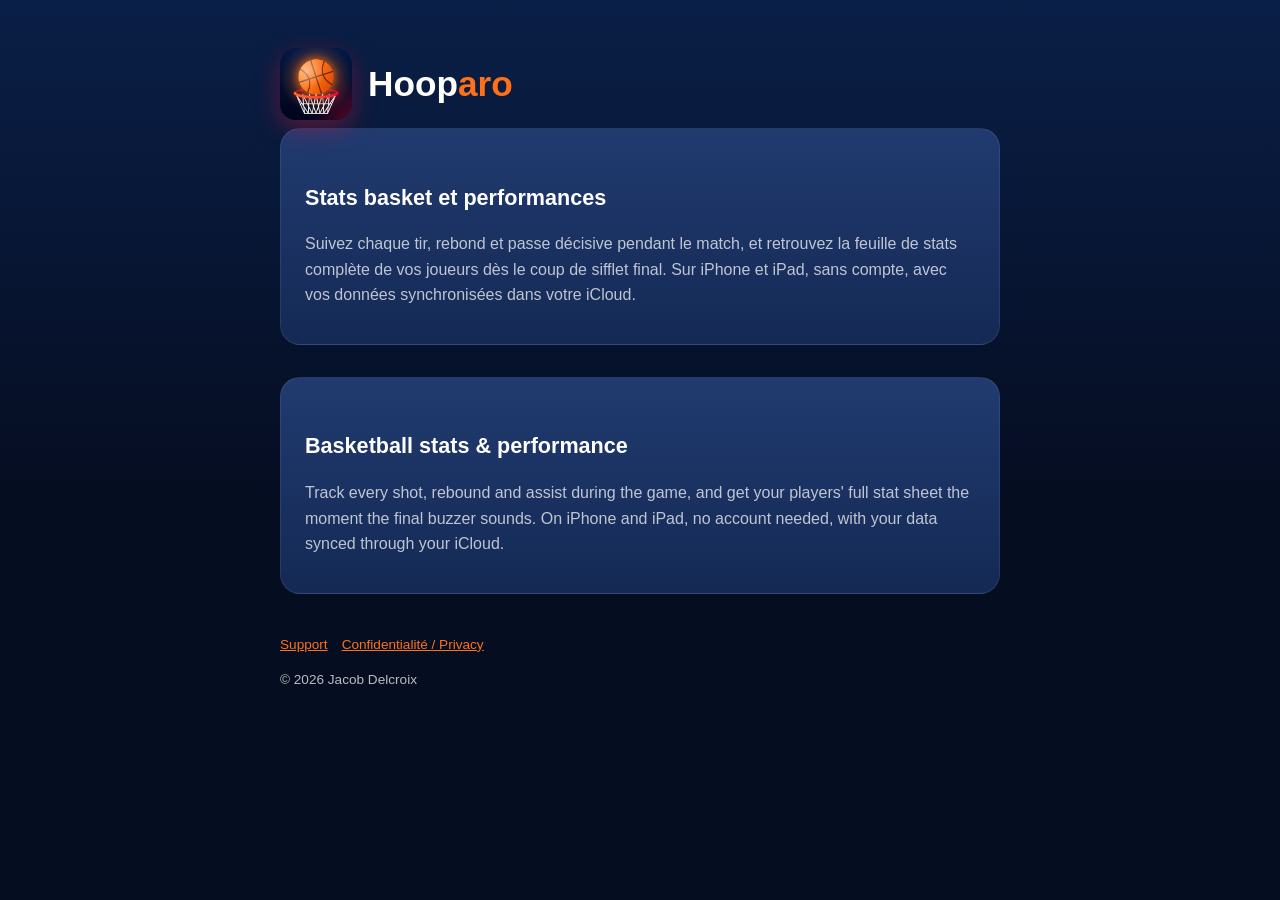
<file: index.html>
<!DOCTYPE html>
<html lang="fr">
<head>
    <meta charset="utf-8">
    <meta name="viewport" content="width=device-width, initial-scale=1">
    <title>Hooparo — Stats basket et performances</title>
    <meta name="description" content="Suivez les statistiques de vos matchs de basket depuis le banc, sur iPhone et iPad.">
    <link rel="icon" href="icon.png">
    <link rel="stylesheet" href="style.css">
</head>
<body>
<main>
    <header>
        <img src="icon.png" alt="Hooparo">
        <h1>Hoop<span>aro</span></h1>
    </header>

    <section class="card" lang="fr">
        <h2>Stats basket et performances</h2>
        <p>Suivez chaque tir, rebond et passe décisive pendant le match, et retrouvez la feuille de stats
            complète de vos joueurs dès le coup de sifflet final. Sur iPhone et iPad, sans compte, avec vos
            données synchronisées dans votre iCloud.</p>
    </section>

    <section class="card" lang="en">
        <h2>Basketball stats &amp; performance</h2>
        <p>Track every shot, rebound and assist during the game, and get your players' full stat sheet the moment
            the final buzzer sounds. On iPhone and iPad, no account needed, with your data synced through your iCloud.</p>
    </section>

    <footer>
        <a href="support.html">Support</a><a href="privacy.html">Confidentialité / Privacy</a>
        <p>© 2026 Jacob Delcroix</p>
    </footer>
</main>
</body>
</html>
</file>
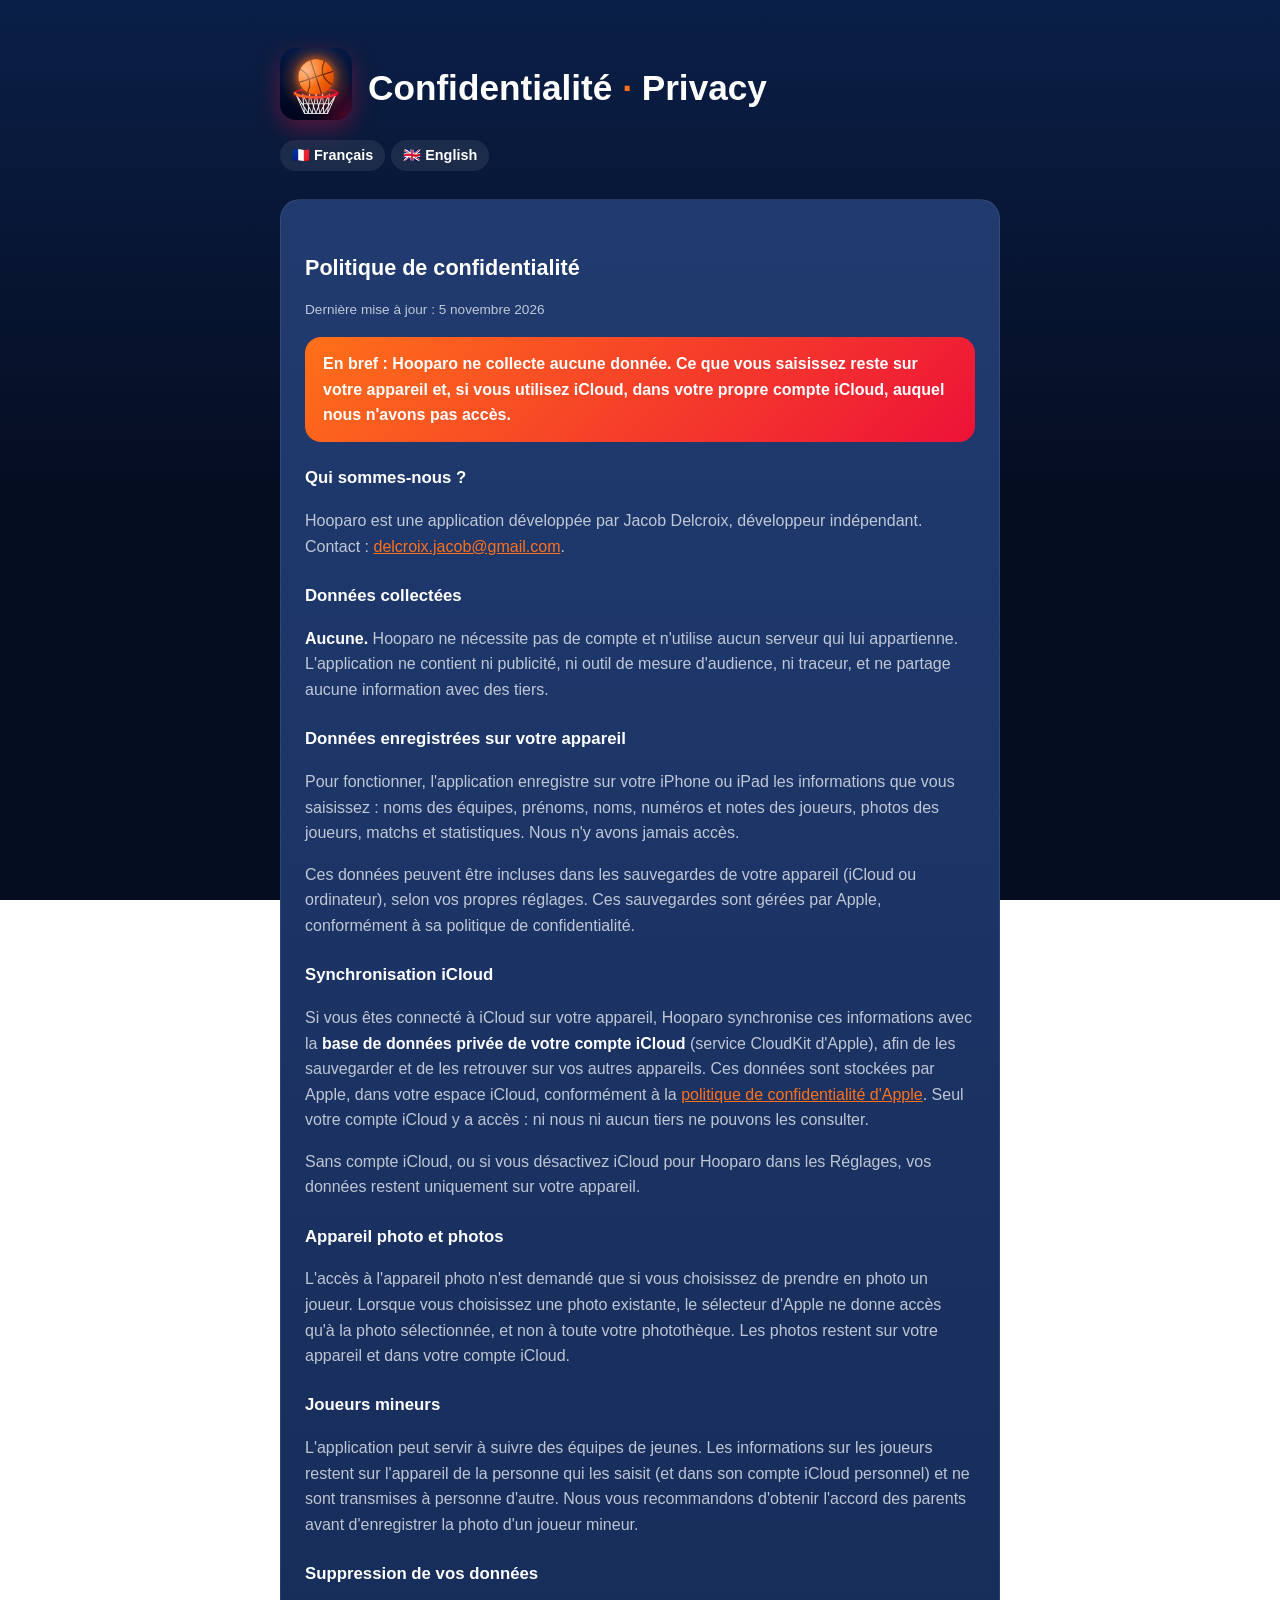
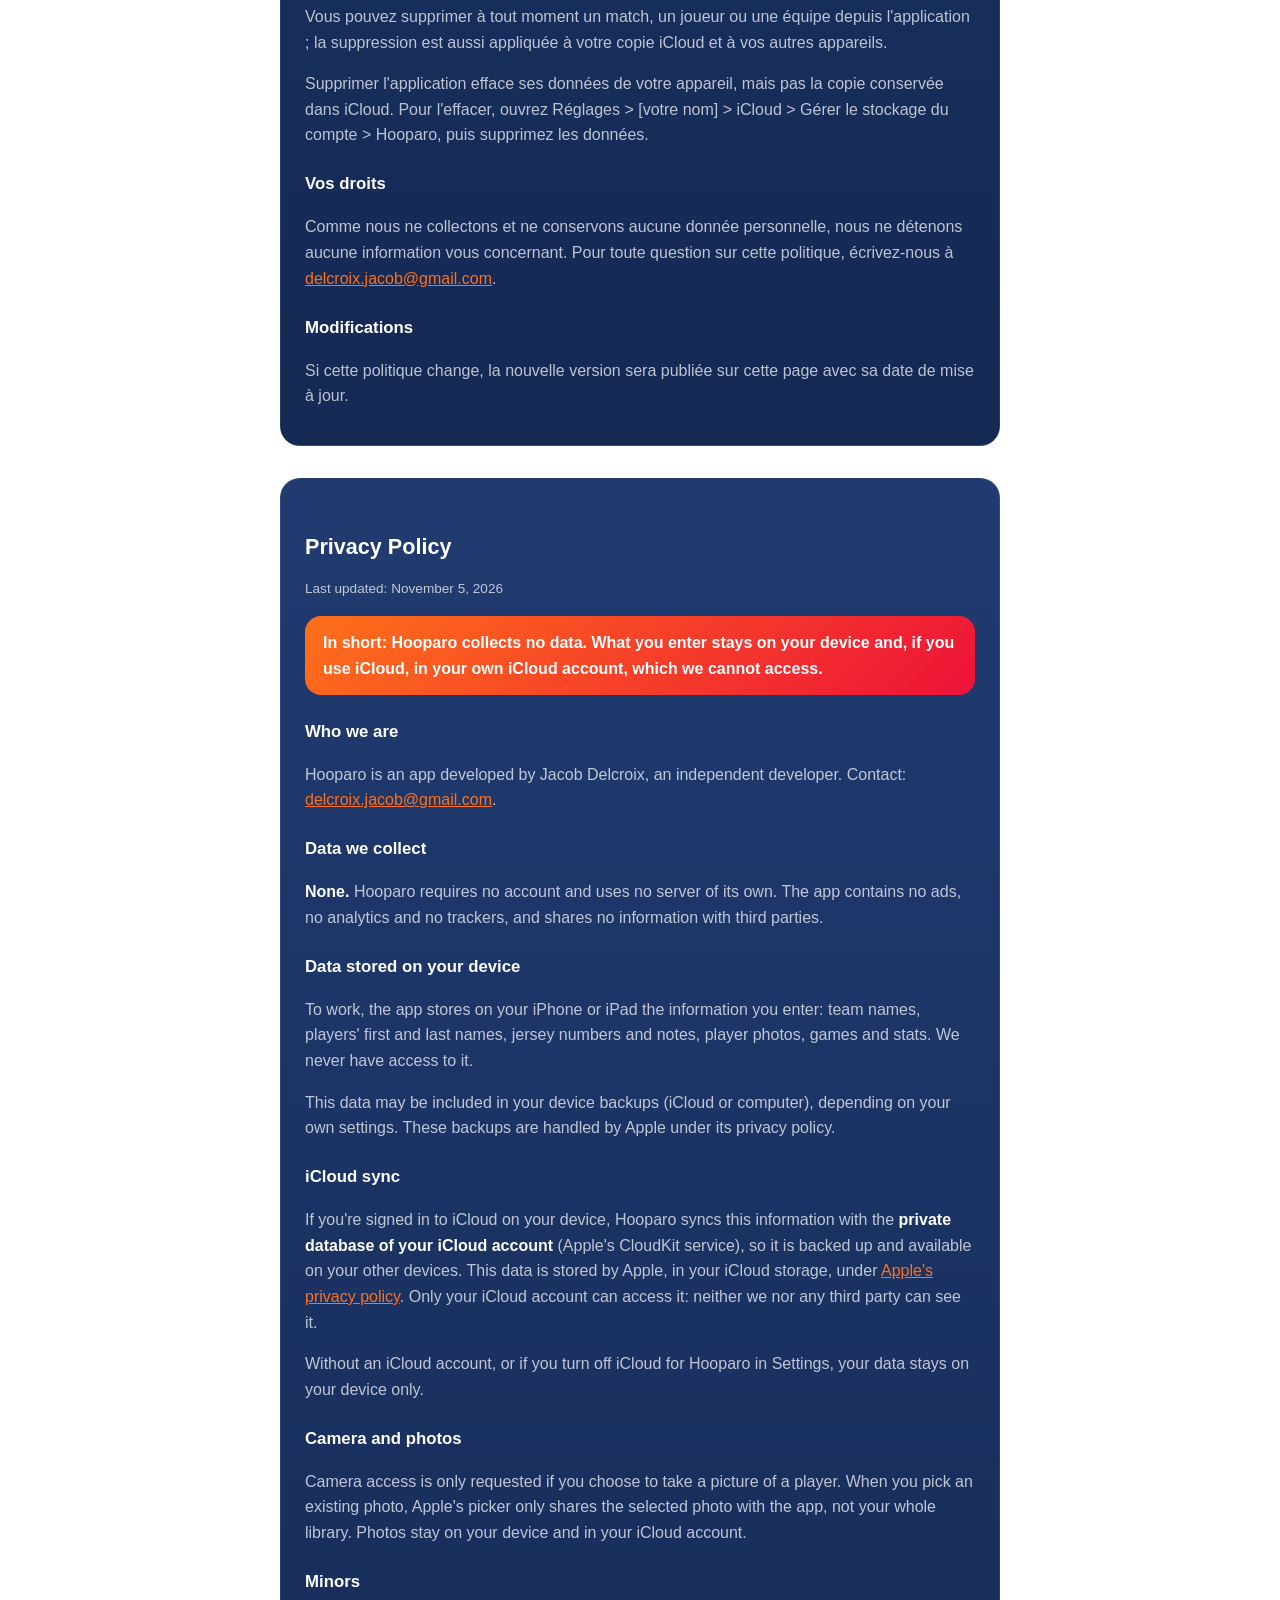
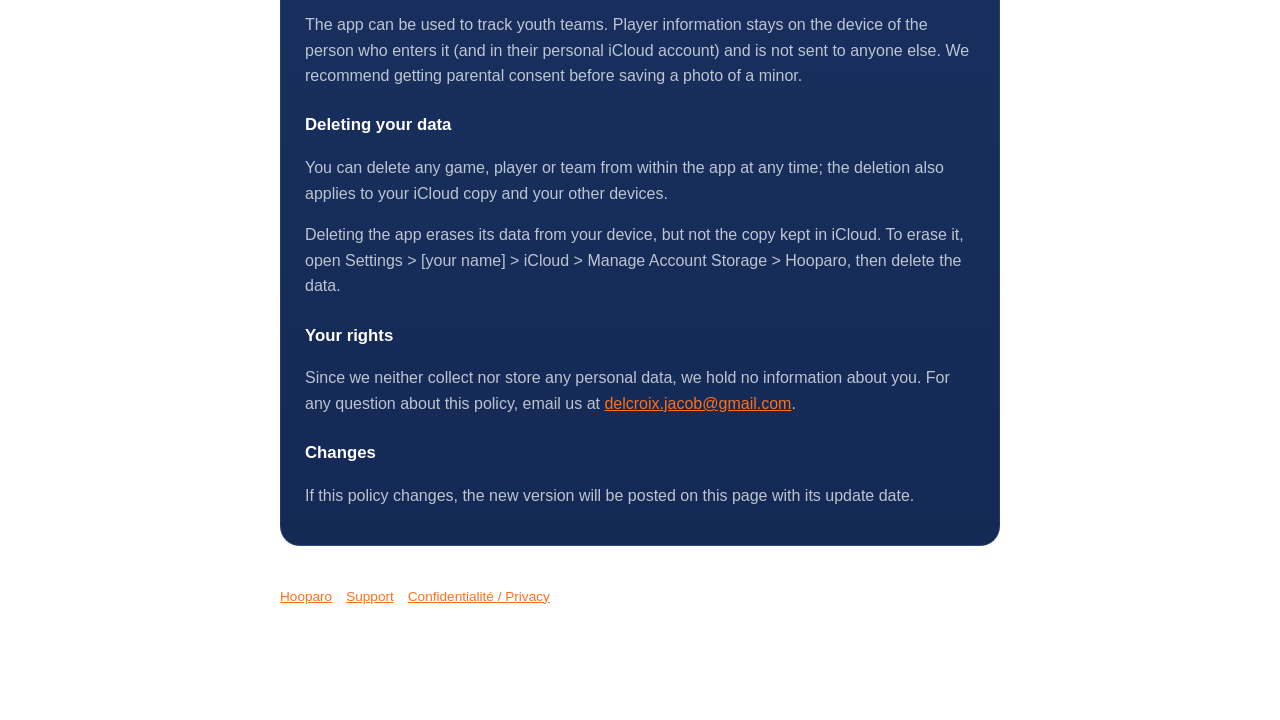
<file: privacy.html>
<!DOCTYPE html>
<html lang="fr">
<head>
    <meta charset="utf-8">
    <meta name="viewport" content="width=device-width, initial-scale=1">
    <title>Hooparo — Politique de confidentialité / Privacy Policy</title>
    <link rel="icon" href="icon.png">
    <link rel="stylesheet" href="style.css">
</head>
<body>
<main>
    <header>
        <a href="index.html"><img src="icon.png" alt="Hooparo"></a>
        <h1>Confidentialité <span>·</span> Privacy</h1>
    </header>
    <nav class="langs"><a href="#fr">🇫🇷 Français</a><a href="#en">🇬🇧 English</a></nav>

    <section class="card" id="fr" lang="fr">
        <h2>Politique de confidentialité</h2>
        <p class="updated">Dernière mise à jour : 5 novembre 2026</p>

        <p class="highlight">En bref : Hooparo ne collecte aucune donnée. Ce que vous saisissez reste sur votre appareil et, si vous utilisez iCloud, dans votre propre compte iCloud, auquel nous n'avons pas accès.</p>

        <h3>Qui sommes-nous ?</h3>
        <p>Hooparo est une application développée par Jacob Delcroix, développeur indépendant.
            Contact : <a href="mailto:delcroix.jacob@gmail.com">delcroix.jacob@gmail.com</a>.</p>

        <h3>Données collectées</h3>
        <p><strong>Aucune.</strong> Hooparo ne nécessite pas de compte et n'utilise aucun serveur qui lui
            appartienne. L'application ne contient ni publicité, ni outil de mesure d'audience, ni traceur,
            et ne partage aucune information avec des tiers.</p>

        <h3>Données enregistrées sur votre appareil</h3>
        <p>Pour fonctionner, l'application enregistre sur votre iPhone ou iPad les informations que vous
            saisissez : noms des équipes, prénoms, noms, numéros et notes des joueurs, photos des joueurs,
            matchs et statistiques. Nous n'y avons jamais accès.</p>
        <p>Ces données peuvent être incluses dans les sauvegardes de votre appareil (iCloud ou ordinateur),
            selon vos propres réglages. Ces sauvegardes sont gérées par Apple, conformément à sa politique
            de confidentialité.</p>

        <h3>Synchronisation iCloud</h3>
        <p>Si vous êtes connecté à iCloud sur votre appareil, Hooparo synchronise ces informations avec la
            <strong>base de données privée de votre compte iCloud</strong> (service CloudKit d'Apple), afin de
            les sauvegarder et de les retrouver sur vos autres appareils. Ces données sont stockées par Apple,
            dans votre espace iCloud, conformément à la
            <a href="https://www.apple.com/fr/legal/privacy/">politique de confidentialité d'Apple</a>.
            Seul votre compte iCloud y a accès : ni nous ni aucun tiers ne pouvons les consulter.</p>
        <p>Sans compte iCloud, ou si vous désactivez iCloud pour Hooparo dans les Réglages, vos données restent
            uniquement sur votre appareil.</p>

        <h3>Appareil photo et photos</h3>
        <p>L'accès à l'appareil photo n'est demandé que si vous choisissez de prendre en photo un joueur.
            Lorsque vous choisissez une photo existante, le sélecteur d'Apple ne donne accès qu'à la photo
            sélectionnée, et non à toute votre photothèque. Les photos restent sur votre appareil et dans votre compte iCloud.</p>

        <h3>Joueurs mineurs</h3>
        <p>L'application peut servir à suivre des équipes de jeunes. Les informations sur les joueurs restent
            sur l'appareil de la personne qui les saisit (et dans son compte iCloud personnel) et ne sont
            transmises à personne d'autre. Nous vous recommandons
            d'obtenir l'accord des parents avant d'enregistrer la photo d'un joueur mineur.</p>

        <h3>Suppression de vos données</h3>
        <p>Vous pouvez supprimer à tout moment un match, un joueur ou une équipe depuis l'application ;
            la suppression est aussi appliquée à votre copie iCloud et à vos autres appareils.</p>
        <p>Supprimer l'application efface ses données de votre appareil, mais pas la copie conservée dans
            iCloud. Pour l'effacer, ouvrez Réglages &gt; [votre nom] &gt; iCloud &gt; Gérer le stockage du
            compte &gt; Hooparo, puis supprimez les données.</p>

        <h3>Vos droits</h3>
        <p>Comme nous ne collectons et ne conservons aucune donnée personnelle, nous ne détenons aucune
            information vous concernant. Pour toute question sur cette politique, écrivez-nous à
            <a href="mailto:delcroix.jacob@gmail.com">delcroix.jacob@gmail.com</a>.</p>

        <h3>Modifications</h3>
        <p>Si cette politique change, la nouvelle version sera publiée sur cette page avec sa date de mise à jour.</p>
    </section>

    <section class="card" id="en" lang="en">
        <h2>Privacy Policy</h2>
        <p class="updated">Last updated: November 5, 2026</p>

        <p class="highlight">In short: Hooparo collects no data. What you enter stays on your device and, if you use iCloud, in your own iCloud account, which we cannot access.</p>

        <h3>Who we are</h3>
        <p>Hooparo is an app developed by Jacob Delcroix, an independent developer.
            Contact: <a href="mailto:delcroix.jacob@gmail.com">delcroix.jacob@gmail.com</a>.</p>

        <h3>Data we collect</h3>
        <p><strong>None.</strong> Hooparo requires no account and uses no server of its own. The app contains
            no ads, no analytics and no trackers, and shares no information with third parties.</p>

        <h3>Data stored on your device</h3>
        <p>To work, the app stores on your iPhone or iPad the information you enter: team names, players' first
            and last names, jersey numbers and notes, player photos, games and stats. We never have access to it.</p>
        <p>This data may be included in your device backups (iCloud or computer), depending on your own settings.
            These backups are handled by Apple under its privacy policy.</p>

        <h3>iCloud sync</h3>
        <p>If you're signed in to iCloud on your device, Hooparo syncs this information with the
            <strong>private database of your iCloud account</strong> (Apple's CloudKit service), so it is backed
            up and available on your other devices. This data is stored by Apple, in your iCloud storage, under
            <a href="https://www.apple.com/legal/privacy/">Apple's privacy policy</a>. Only your iCloud account
            can access it: neither we nor any third party can see it.</p>
        <p>Without an iCloud account, or if you turn off iCloud for Hooparo in Settings, your data stays on your
            device only.</p>

        <h3>Camera and photos</h3>
        <p>Camera access is only requested if you choose to take a picture of a player. When you pick an
            existing photo, Apple's picker only shares the selected photo with the app, not your whole library.
            Photos stay on your device and in your iCloud account.</p>

        <h3>Minors</h3>
        <p>The app can be used to track youth teams. Player information stays on the device of the person who
            enters it (and in their personal iCloud account) and is not sent to anyone else. We recommend getting parental consent before saving a photo of
            a minor.</p>

        <h3>Deleting your data</h3>
        <p>You can delete any game, player or team from within the app at any time; the deletion also applies
            to your iCloud copy and your other devices.</p>
        <p>Deleting the app erases its data from your device, but not the copy kept in iCloud. To erase it, open
            Settings &gt; [your name] &gt; iCloud &gt; Manage Account Storage &gt; Hooparo, then delete the data.</p>

        <h3>Your rights</h3>
        <p>Since we neither collect nor store any personal data, we hold no information about you. For any
            question about this policy, email us at
            <a href="mailto:delcroix.jacob@gmail.com">delcroix.jacob@gmail.com</a>.</p>

        <h3>Changes</h3>
        <p>If this policy changes, the new version will be posted on this page with its update date.</p>
    </section>

    <footer>
        <a href="index.html">Hooparo</a><a href="support.html">Support</a><a href="privacy.html">Confidentialité / Privacy</a>
        <p>© 2026 Jacob Delcroix</p>
    </footer>
</main>
</body>
</html>
</file>
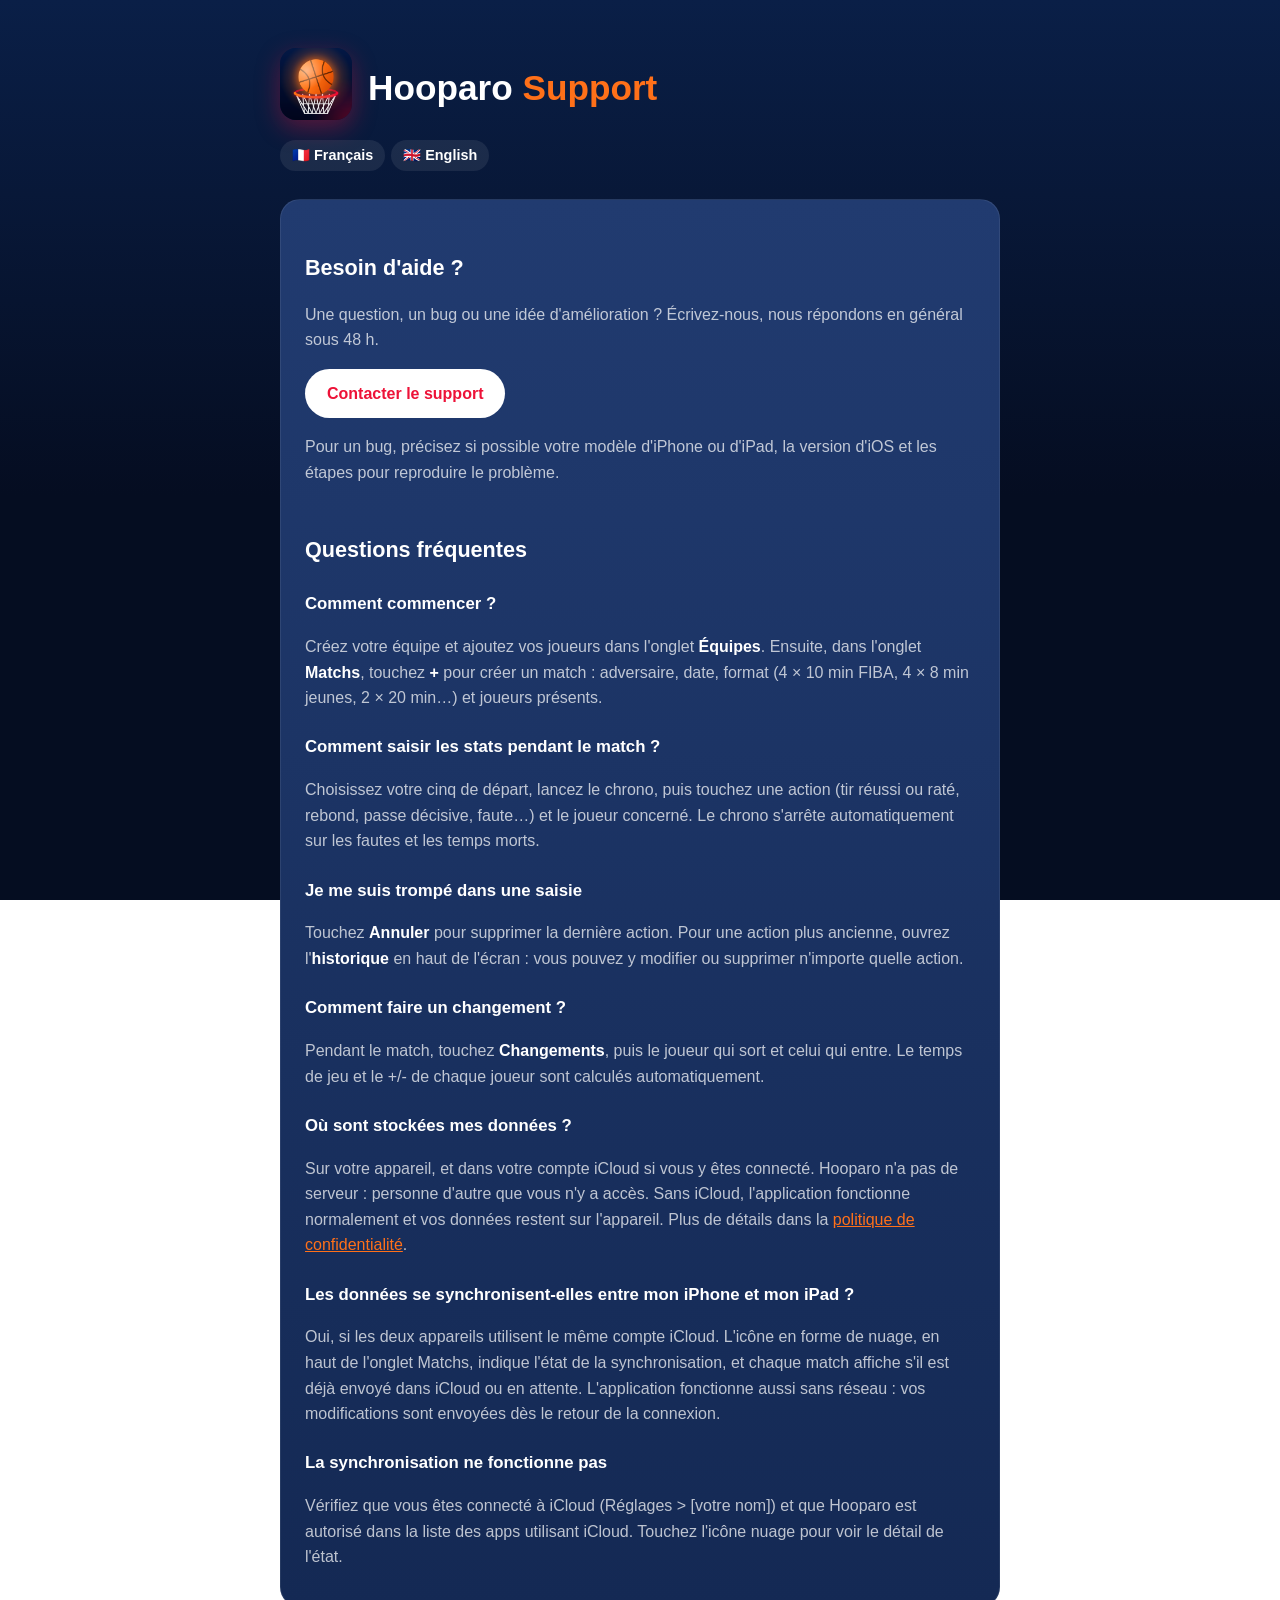
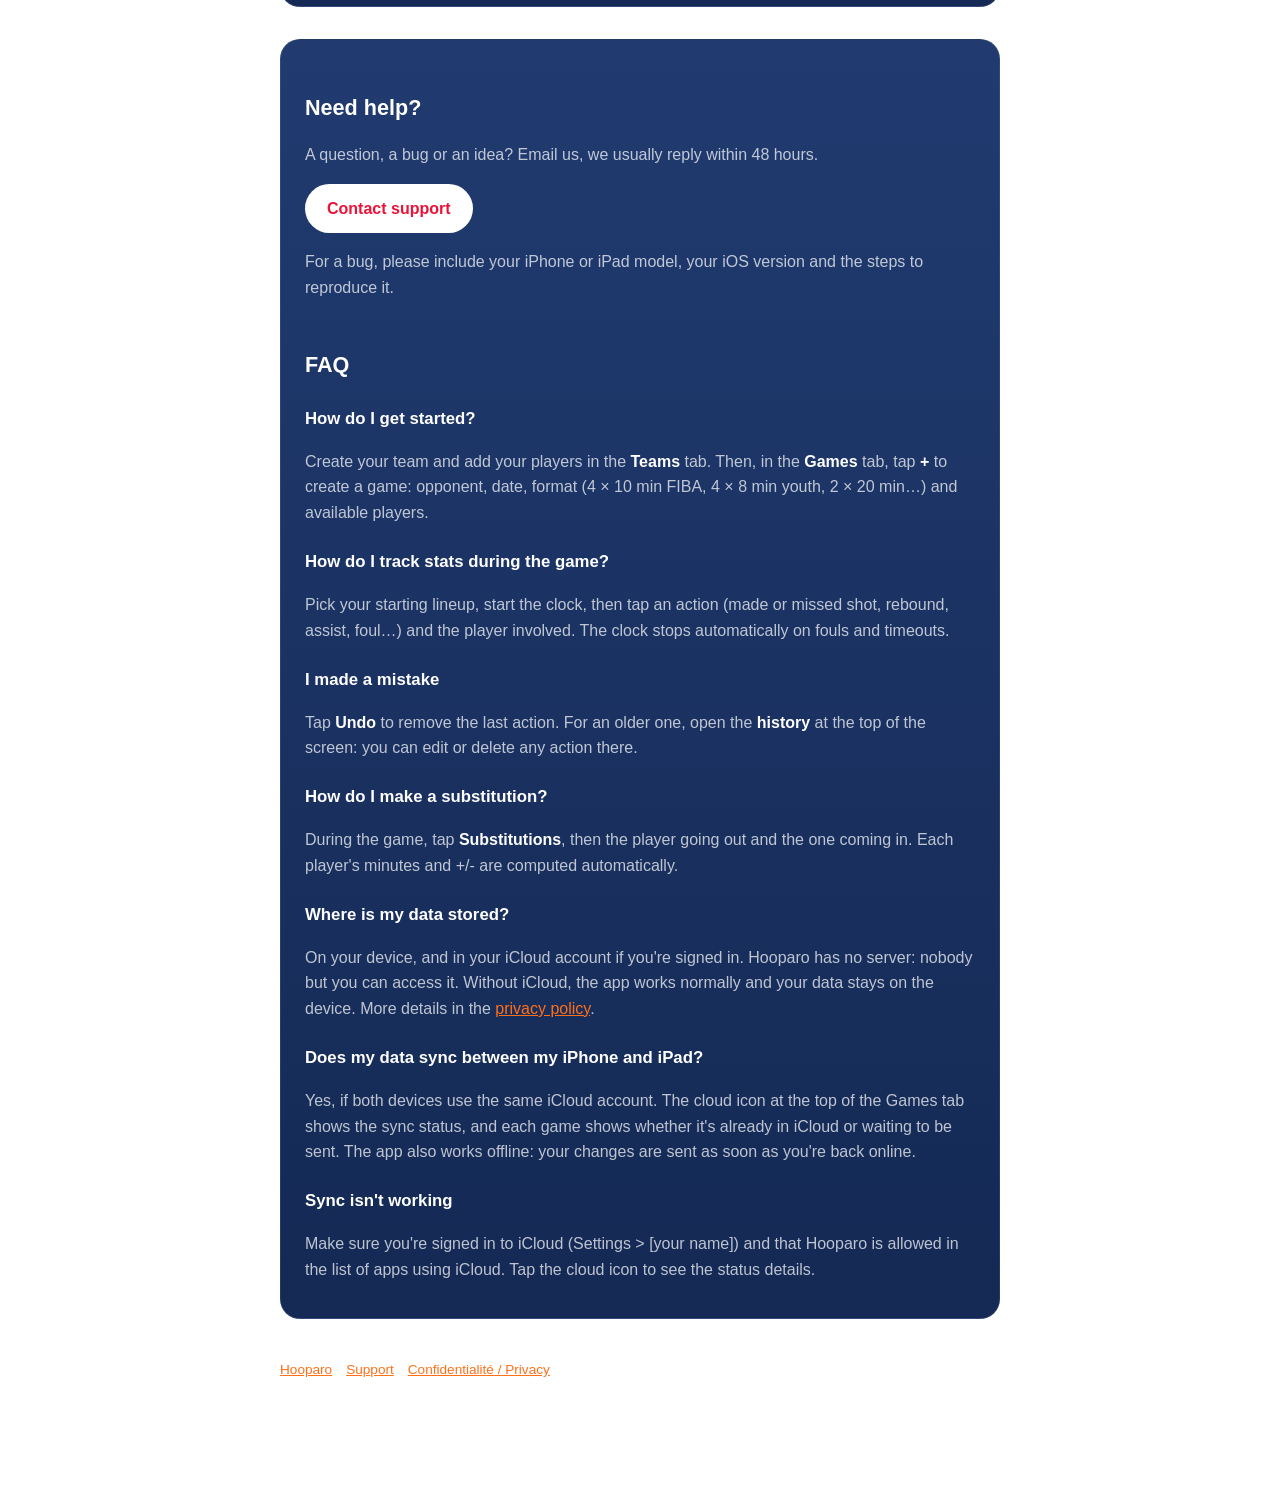
<file: support.html>
<!DOCTYPE html>
<html lang="fr">
<head>
    <meta charset="utf-8">
    <meta name="viewport" content="width=device-width, initial-scale=1">
    <title>Hooparo — Support</title>
    <link rel="icon" href="icon.png">
    <link rel="stylesheet" href="style.css">
</head>
<body>
<main>
    <header>
        <a href="index.html"><img src="icon.png" alt="Hooparo"></a>
        <h1>Hooparo <span>Support</span></h1>
    </header>
    <nav class="langs"><a href="#fr">🇫🇷 Français</a><a href="#en">🇬🇧 English</a></nav>

    <section class="card" id="fr" lang="fr">
        <h2>Besoin d'aide ?</h2>
        <p>Une question, un bug ou une idée d'amélioration ? Écrivez-nous, nous répondons en général sous 48 h.</p>
        <p><a class="button" href="mailto:delcroix.jacob@gmail.com?subject=Hooparo%20-%20Support">Contacter le support</a></p>
        <p>Pour un bug, précisez si possible votre modèle d'iPhone ou d'iPad, la version d'iOS et les étapes pour reproduire le problème.</p>

        <h2>Questions fréquentes</h2>

        <h3>Comment commencer ?</h3>
        <p>Créez votre équipe et ajoutez vos joueurs dans l'onglet <strong>Équipes</strong>. Ensuite, dans l'onglet
            <strong>Matchs</strong>, touchez <strong>+</strong> pour créer un match : adversaire, date, format
            (4 × 10 min FIBA, 4 × 8 min jeunes, 2 × 20 min…) et joueurs présents.</p>

        <h3>Comment saisir les stats pendant le match ?</h3>
        <p>Choisissez votre cinq de départ, lancez le chrono, puis touchez une action (tir réussi ou raté, rebond,
            passe décisive, faute…) et le joueur concerné. Le chrono s'arrête automatiquement sur les fautes et les
            temps morts.</p>

        <h3>Je me suis trompé dans une saisie</h3>
        <p>Touchez <strong>Annuler</strong> pour supprimer la dernière action. Pour une action plus ancienne,
            ouvrez l'<strong>historique</strong> en haut de l'écran : vous pouvez y modifier ou supprimer
            n'importe quelle action.</p>

        <h3>Comment faire un changement ?</h3>
        <p>Pendant le match, touchez <strong>Changements</strong>, puis le joueur qui sort et celui qui entre.
            Le temps de jeu et le +/- de chaque joueur sont calculés automatiquement.</p>

        <h3>Où sont stockées mes données ?</h3>
        <p>Sur votre appareil, et dans votre compte iCloud si vous y êtes connecté. Hooparo n'a pas de serveur :
            personne d'autre que vous n'y a accès. Sans iCloud, l'application fonctionne normalement et vos données
            restent sur l'appareil. Plus de détails dans la
            <a href="privacy.html#fr">politique de confidentialité</a>.</p>

        <h3>Les données se synchronisent-elles entre mon iPhone et mon iPad ?</h3>
        <p>Oui, si les deux appareils utilisent le même compte iCloud. L'icône en forme de nuage, en haut de
            l'onglet Matchs, indique l'état de la synchronisation, et chaque match affiche s'il est déjà
            envoyé dans iCloud ou en attente. L'application fonctionne aussi sans réseau : vos modifications
            sont envoyées dès le retour de la connexion.</p>

        <h3>La synchronisation ne fonctionne pas</h3>
        <p>Vérifiez que vous êtes connecté à iCloud (Réglages &gt; [votre nom]) et que Hooparo est autorisé
            dans la liste des apps utilisant iCloud. Touchez l'icône nuage pour
            voir le détail de l'état.</p>
    </section>

    <section class="card" id="en" lang="en">
        <h2>Need help?</h2>
        <p>A question, a bug or an idea? Email us, we usually reply within 48 hours.</p>
        <p><a class="button" href="mailto:delcroix.jacob@gmail.com?subject=Hooparo%20-%20Support">Contact support</a></p>
        <p>For a bug, please include your iPhone or iPad model, your iOS version and the steps to reproduce it.</p>

        <h2>FAQ</h2>

        <h3>How do I get started?</h3>
        <p>Create your team and add your players in the <strong>Teams</strong> tab. Then, in the
            <strong>Games</strong> tab, tap <strong>+</strong> to create a game: opponent, date, format
            (4 × 10 min FIBA, 4 × 8 min youth, 2 × 20 min…) and available players.</p>

        <h3>How do I track stats during the game?</h3>
        <p>Pick your starting lineup, start the clock, then tap an action (made or missed shot, rebound, assist,
            foul…) and the player involved. The clock stops automatically on fouls and timeouts.</p>

        <h3>I made a mistake</h3>
        <p>Tap <strong>Undo</strong> to remove the last action. For an older one, open the
            <strong>history</strong> at the top of the screen: you can edit or delete any action there.</p>

        <h3>How do I make a substitution?</h3>
        <p>During the game, tap <strong>Substitutions</strong>, then the player going out and the one coming in.
            Each player's minutes and +/- are computed automatically.</p>

        <h3>Where is my data stored?</h3>
        <p>On your device, and in your iCloud account if you're signed in. Hooparo has no server: nobody but you
            can access it. Without iCloud, the app works normally and your data stays on the device. More details
            in the <a href="privacy.html#en">privacy policy</a>.</p>

        <h3>Does my data sync between my iPhone and iPad?</h3>
        <p>Yes, if both devices use the same iCloud account. The cloud icon at the top of the Games tab shows the
            sync status, and each game shows whether it's already in iCloud or waiting to be sent. The app also
            works offline: your changes are sent as soon as you're back online.</p>

        <h3>Sync isn't working</h3>
        <p>Make sure you're signed in to iCloud (Settings &gt; [your name]) and that Hooparo
            is allowed in the list of apps using iCloud. Tap the cloud icon to see the status details.</p>
    </section>

    <footer>
        <a href="index.html">Hooparo</a><a href="support.html">Support</a><a href="privacy.html">Confidentialité / Privacy</a>
        <p>© 2026 Jacob Delcroix</p>
    </footer>
</main>
</body>
</html>
</file>
<file: style.css>
/* Couleurs de l'app (Theme.swift) */
:root {
    --night: #050d21;
    --navy: #0a1f47;
    --card: #142954;
    --orange: #ff7019;
    --red: #ed1238;
    --text: #ffffff;
    --muted: rgba(255, 255, 255, 0.72);
}

* { box-sizing: border-box; }

body {
    margin: 0;
    font-family: ui-rounded, -apple-system, BlinkMacSystemFont, "SF Pro Rounded", "Segoe UI", Roboto, sans-serif;
    line-height: 1.6;
    color: var(--text);
    background: linear-gradient(180deg, var(--navy) 0%, var(--night) 55%) fixed;
    min-height: 100vh;
}

main {
    max-width: 760px;
    margin: 0 auto;
    padding: 48px 20px 64px;
}

header {
    display: flex;
    align-items: center;
    gap: 16px;
    margin-bottom: 8px;
}

header img {
    width: 72px;
    height: 72px;
    border-radius: 16px;
    box-shadow: 0 8px 24px rgba(237, 18, 56, 0.35);
}

header a { color: inherit; text-decoration: none; }

h1 { font-size: 2.2rem; margin: 0; font-weight: 900; }
h1 span { color: var(--orange); }
h2 { font-size: 1.35rem; margin: 2.2em 0 0.4em; font-weight: 800; }
h3 { font-size: 1.05rem; margin: 1.4em 0 0.2em; }

p, li { color: var(--muted); }
strong { color: var(--text); }
a { color: var(--orange); }

.langs { margin: 12px 0 28px; }
.langs a {
    display: inline-block;
    padding: 4px 12px;
    margin-right: 6px;
    border-radius: 999px;
    background: rgba(255, 255, 255, 0.08);
    color: var(--text);
    text-decoration: none;
    font-weight: 700;
    font-size: 0.9rem;
}

.card {
    background: linear-gradient(180deg, #213b70, var(--card));
    border: 1px solid rgba(255, 255, 255, 0.08);
    border-radius: 20px;
    padding: 4px 24px 20px;
    margin-bottom: 32px;
}

.highlight {
    background: linear-gradient(135deg, var(--orange), var(--red));
    border-radius: 16px;
    padding: 14px 18px;
    color: var(--text);
    font-weight: 700;
}

.button {
    display: inline-block;
    padding: 12px 22px;
    border-radius: 999px;
    background: var(--text);
    color: var(--red);
    font-weight: 800;
    text-decoration: none;
}

.updated { font-size: 0.85rem; }

footer {
    margin-top: 40px;
    font-size: 0.85rem;
    color: var(--muted);
}
footer a { margin-right: 14px; }
</file>
